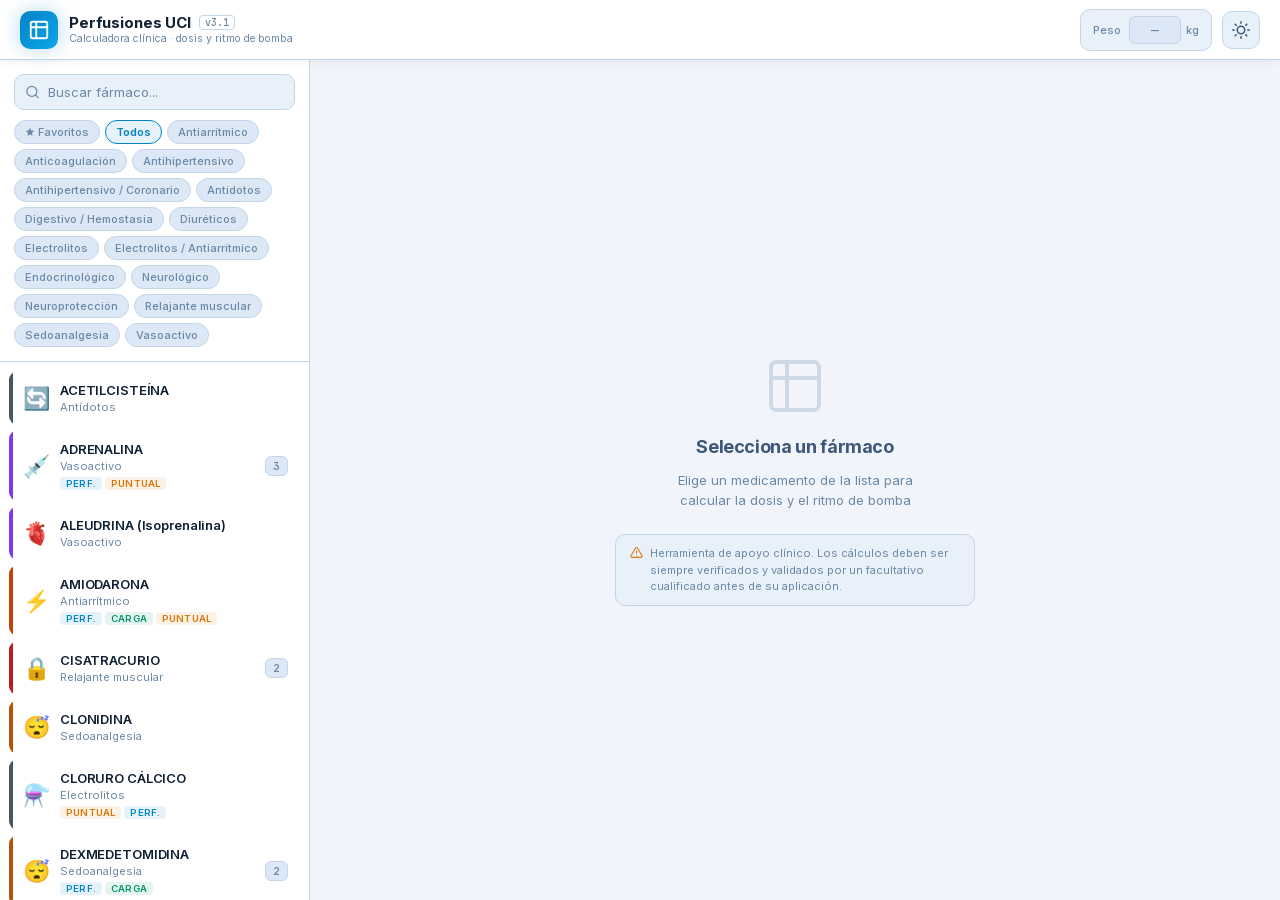
<file: index.html>
<!DOCTYPE html>
<html lang="es">
<head>
  <meta charset="UTF-8" />
  <meta name="viewport" content="width=device-width, initial-scale=1.0, maximum-scale=1.0, user-scalable=no" />
  <meta name="theme-color" content="#0f1923" id="meta-theme-color" />
  <meta name="mobile-web-app-capable" content="yes" />
  <meta name="apple-mobile-web-app-capable" content="yes" />
  <meta name="apple-mobile-web-app-status-bar-style" content="black-translucent" />
  <meta name="apple-mobile-web-app-title" content="Perfusiones UCI" />
  <meta name="description" content="Calculadora clínica de perfusiones intravenosas para UCI y Urgencias" />
  <link rel="manifest" href="manifest.json" />
  <link rel="icon" type="image/svg+xml" href="icon-192.svg" />
  <link rel="icon" type="image/png" sizes="192x192" href="icon-192.png" />
  <link rel="apple-touch-icon" sizes="180x180" href="icon-180.png" />
  <title>Perfusiones UCI · Calculadora</title>
  <link rel="stylesheet" href="styles.css" />
</head>
<body>

  <!-- HEADER -->
  <header class="app-header" id="app-header">
    <div class="header-brand">
      <div class="header-logo">
        <svg width="22" height="22" viewBox="0 0 24 24" fill="none" xmlns="http://www.w3.org/2000/svg">
          <path d="M9 3H5a2 2 0 0 0-2 2v4m6-6h10a2 2 0 0 1 2 2v4M9 3v18m0 0h10a2 2 0 0 0 2-2V9M9 21H5a2 2 0 0 1-2-2V9m0 0h18" stroke="currentColor" stroke-width="2" stroke-linecap="round" stroke-linejoin="round"/>
        </svg>
      </div>
      <div>
        <div class="header-title">Perfusiones UCI <span class="header-version" title="Versión 3.1 · 24/11/2026">v3.1</span></div>
        <div class="header-subtitle">Calculadora clínica · dosis y ritmo de bomba</div>
      </div>
    </div>

    <div class="header-actions">
      <div class="peso-widget">
        <span class="peso-label">Peso</span>
        <div class="peso-field">
          <input type="text" inputmode="decimal" id="peso-input" placeholder="—" autocomplete="off" />
          <span class="peso-kg">kg</span>
        </div>
      </div>
      <button class="btn-tema" id="btn-tema" title="Cambiar tema claro/oscuro" aria-label="Cambiar tema">
        <svg class="icon-tema icon-luna" width="18" height="18" viewBox="0 0 24 24" fill="none"><path d="M21 12.79A9 9 0 1 1 11.21 3 7 7 0 0 0 21 12.79z" stroke="currentColor" stroke-width="2" stroke-linecap="round" stroke-linejoin="round"/></svg>
        <svg class="icon-tema icon-sol" width="18" height="18" viewBox="0 0 24 24" fill="none" style="display:none"><circle cx="12" cy="12" r="5" stroke="currentColor" stroke-width="2"/><path d="M12 1v2M12 21v2M4.22 4.22l1.42 1.42M18.36 18.36l1.42 1.42M1 12h2M21 12h2M4.22 19.78l1.42-1.42M18.36 5.64l1.42-1.42" stroke="currentColor" stroke-width="2" stroke-linecap="round"/></svg>
      </button>
    </div>
  </header>

  <!-- LAYOUT PRINCIPAL -->
  <div class="app-content">

    <!-- SIDEBAR -->
    <aside class="sidebar">
      <div class="sidebar-top">
        <div class="busqueda-wrap">
          <svg class="busqueda-icono" width="15" height="15" viewBox="0 0 24 24" fill="none"><circle cx="11" cy="11" r="8" stroke="currentColor" stroke-width="2"/><path d="m21 21-4.35-4.35" stroke="currentColor" stroke-width="2" stroke-linecap="round"/></svg>
          <input type="text" id="busqueda" placeholder="Buscar fármaco..." autocomplete="off" />
        </div>
        <div id="filtros"></div>
      </div>
      <div id="lista-farmacos"></div>
    </aside>

    <!-- ÁREA CENTRAL -->
    <main class="main-area">
      <div class="empty-state">
        <div class="empty-icono">
          <svg width="64" height="64" viewBox="0 0 24 24" fill="none" opacity="0.25"><path d="M9 3H5a2 2 0 0 0-2 2v4m6-6h10a2 2 0 0 1 2 2v4M9 3v18m0 0h10a2 2 0 0 0 2-2V9M9 21H5a2 2 0 0 1-2-2V9m0 0h18" stroke="currentColor" stroke-width="1.5" stroke-linecap="round" stroke-linejoin="round"/></svg>
        </div>
        <div class="empty-title">Selecciona un fármaco</div>
        <div class="empty-sub">Elige un medicamento de la lista para calcular la dosis y el ritmo de bomba</div>
        <div class="disclaimer">
          <svg width="13" height="13" viewBox="0 0 24 24" fill="none"><path d="M10.29 3.86 1.82 18a2 2 0 0 0 1.71 3h16.94a2 2 0 0 0 1.71-3L13.71 3.86a2 2 0 0 0-3.42 0z" stroke="currentColor" stroke-width="2" stroke-linecap="round" stroke-linejoin="round"/><line x1="12" y1="9" x2="12" y2="13" stroke="currentColor" stroke-width="2" stroke-linecap="round"/><line x1="12" y1="17" x2="12.01" y2="17" stroke="currentColor" stroke-width="2" stroke-linecap="round"/></svg>
          <span>Herramienta de apoyo clínico. Los cálculos deben ser siempre verificados y validados por un facultativo cualificado antes de su aplicación.</span>
        </div>
      </div>
    </main>

  </div>

  <!-- OVERLAY (móvil) -->
  <div id="panel-overlay"></div>

  <!-- PANEL DE DETALLE -->
  <aside id="panel-detalle">

    <div class="panel-header">
      <div class="panel-header-top">
        <span class="panel-farm-icono" id="panel-icono">💊</span>
        <div class="panel-farm-info">
          <span class="panel-farm-titulo" id="panel-titulo">—</span>
          <span class="panel-farm-cat" id="panel-categoria"></span>
        </div>
        <button class="btn-favorito" id="btn-favorito" title="Añadir a favoritos" aria-label="Marcar como favorito">
          <svg width="16" height="16" viewBox="0 0 24 24" fill="none"><path d="M12 2l3.09 6.26L22 9.27l-5 4.87 1.18 6.88L12 17.77l-6.18 3.25L7 14.14 2 9.27l6.91-1.01L12 2z" stroke="currentColor" stroke-width="2" stroke-linecap="round" stroke-linejoin="round"/></svg>
        </button>
        <button class="btn-cerrar" id="btn-cerrar" title="Cerrar panel" aria-label="Cerrar" onclick="cerrarPanel()">
          <svg width="18" height="18" viewBox="0 0 24 24" fill="none"><path d="M18 6 6 18M6 6l12 12" stroke="currentColor" stroke-width="2" stroke-linecap="round"/></svg>
        </button>
      </div>

      <!-- Selector modo de administración (solo si el fármaco tiene >1 modo) -->
      <div class="admin-modos-wrap" id="admin-modo-cont" style="display:none;"></div>

      <!-- Tabs de presentaciones -->
      <div id="tabs-presentaciones" style="display:none;"></div>
    </div>

    <div class="panel-body">

      <!-- Peso del paciente (solo visible en móvil) -->
      <div class="peso-panel" id="peso-panel">
        <div class="peso-panel-label">
          <svg width="14" height="14" viewBox="0 0 24 24" fill="none"><path d="M12 2C6.48 2 2 6.48 2 12s4.48 10 10 10 10-4.48 10-10S17.52 2 12 2zm0 3c1.66 0 3 1.34 3 3s-1.34 3-3 3-3-1.34-3-3 1.34-3 3-3zm0 14.2c-2.5 0-4.71-1.28-6-3.22.03-1.99 4-3.08 6-3.08 1.99 0 5.97 1.09 6 3.08-1.29 1.94-3.5 3.22-6 3.22z" fill="currentColor"/></svg>
          Peso
        </div>
        <div class="peso-field">
          <input type="text" inputmode="decimal" id="peso-panel-input" placeholder="—" autocomplete="off" />
          <span class="peso-kg">kg</span>
        </div>
        <span class="peso-badge" id="peso-panel-badge">—</span>
      </div>

      <!-- Aviso peso necesario -->
      <div class="aviso-peso" id="aviso-peso" style="display:none;">
        <svg width="16" height="16" viewBox="0 0 24 24" fill="none"><path d="M10.29 3.86 1.82 18a2 2 0 0 0 1.71 3h16.94a2 2 0 0 0 1.71-3L13.71 3.86a2 2 0 0 0-3.42 0z" stroke="currentColor" stroke-width="2" stroke-linecap="round" stroke-linejoin="round"/><line x1="12" y1="9" x2="12" y2="13" stroke="currentColor" stroke-width="2" stroke-linecap="round"/><line x1="12" y1="17" x2="12.01" y2="17" stroke="currentColor" stroke-width="2" stroke-linecap="round"/></svg>
        <span>Introduce el peso del paciente para calcular la dosis</span>
      </div>

      <!-- Tarjeta de Dosis de Carga -->
      <div class="carga-box" id="carga-box" style="display:none;"></div>

      <!-- Tarjeta de Dosis Puntual -->
      <div class="puntual-box" id="puntual-box" style="display:none;"></div>

      <!-- Sección calculadora (perfusion / carga+mant) -->
      <div class="calculadora-section" id="calculadora-section">

        <!-- Modo de cálculo -->
        <div class="modo-calc-wrap">
          <div class="modo-selector">
            <button class="btn-modo modo--activo" id="btn-modo-dosis">Dosis → ml/h</button>
            <button class="btn-modo" id="btn-modo-ml">ml/h → Dosis</button>
          </div>
        </div>

        <!-- Input de valor -->
        <div class="calc-wrap">
          <div class="calc-label" id="label-input">Dosis deseada</div>
          <div class="calc-field">
            <input type="text" inputmode="decimal" id="valor-input" placeholder="0" autocomplete="off" />
            <span class="calc-unit" id="unit-input">—</span>
          </div>
        </div>

        <!-- Botones -->
        <div class="botones-accion">
          <button class="btn-calcular" id="btn-calcular">Calcular</button>
          <button class="btn-limpiar" id="btn-limpiar">↺</button>
        </div>

      </div>

      <!-- Resultado -->
      <div class="resultado-box resultado-box--vacio" id="resultado-box"></div>

      <!-- Detalles de la dilución (colapsable) -->
      <div class="info-collapse" id="info-collapse">
        <button class="btn-info-toggle" id="btn-info-toggle" type="button">
          <span>Detalles de la dilución</span>
          <svg class="toggle-chevron" width="12" height="12" viewBox="0 0 24 24" fill="none"><path d="m6 9 6 6 6-6" stroke="currentColor" stroke-width="2" stroke-linecap="round" stroke-linejoin="round"/></svg>
        </button>
        <div class="info-grid" id="info-grid">
          <div class="info-item">
            <div class="info-label">Suero / Vehículo</div>
            <div class="info-val" id="pres-suero">—</div>
          </div>
          <div class="info-item">
            <div class="info-label">Dosis estándar</div>
            <div class="info-val" id="pres-dosis">—</div>
          </div>
          <div class="info-item">
            <div class="info-label">Volumen total</div>
            <div class="info-val" id="pres-vol">—</div>
          </div>
          <div class="info-item">
            <div class="info-label">Concentración</div>
            <div class="info-val info-val--cyan" id="pres-conc">—</div>
          </div>
          <div class="info-item info-item--full">
            <div class="info-label">Rango de dosis recomendado</div>
            <div class="info-val info-val--rango" id="pres-rango">—</div>
          </div>
        </div>
      </div>

      <!-- Información clínica -->
      <div class="clinica-section" id="clinica-section" style="display:none;">
        <button class="btn-clinica-toggle" id="btn-clinica-toggle" type="button">
          <span class="clinica-toggle-left">
            <svg width="14" height="14" viewBox="0 0 24 24" fill="none"><path d="M9 12h6m-6 4h6m2 5H7a2 2 0 0 1-2-2V5a2 2 0 0 1 2-2h5.586a1 1 0 0 1 .707.293l5.414 5.414a1 1 0 0 1 .293.707V19a2 2 0 0 1-2 2z" stroke="currentColor" stroke-width="2" stroke-linecap="round" stroke-linejoin="round"/></svg>
            <span>Información clínica</span>
          </span>
          <svg class="toggle-chevron" id="clinica-chevron" width="12" height="12" viewBox="0 0 24 24" fill="none"><path d="m6 9 6 6 6-6" stroke="currentColor" stroke-width="2" stroke-linecap="round" stroke-linejoin="round"/></svg>
        </button>
        <div class="clinica-body" id="clinica-body" style="display:none;">
          <div class="clinica-tabs" id="clinica-tabs">
            <button class="clinica-tab clinica-tab--ok clinica-tab--activa" data-tab="indicaciones">Indicaciones</button>
            <button class="clinica-tab clinica-tab--warn" data-tab="precauciones">Precauciones</button>
            <button class="clinica-tab clinica-tab--danger" data-tab="contraindicaciones">Contraindicaciones</button>
          </div>
          <div class="clinica-contenido" id="clinica-contenido"></div>
          <div class="clinica-disclaimer">
            <svg width="12" height="12" viewBox="0 0 24 24" fill="none"><circle cx="12" cy="12" r="10" stroke="currentColor" stroke-width="2"/><path d="M12 8v4m0 4h.01" stroke="currentColor" stroke-width="2" stroke-linecap="round"/></svg>
            Información de referencia. Verificar siempre con protocolos locales.
          </div>
        </div>
      </div>

    </div>
  </aside>

  <div id="toast-container" class="toast-container"></div>

  <script src="farmacos.js"></script>
  <script src="app.js"></script>
</body>
</html>
</file>
<file: styles.css>
/* ============================================================
   styles.css — Calculadora de Perfusiones UCI · V3
   ============================================================ */

/* Fuentes locales (subconjunto latino de Google Fonts, licencia OFL en fonts/) para que funcionen sin conexión */
@font-face {
  font-family: 'Inter';
  font-style: normal;
  font-weight: 300 700;
  font-display: swap;
  src: url('fonts/inter-latin.woff2') format('woff2');
  unicode-range: U+0000-00FF, U+0131, U+0152-0153, U+02BB-02BC, U+02C6, U+02DA, U+02DC, U+0304, U+0308, U+0329, U+2000-206F, U+20AC, U+2122, U+2191, U+2193, U+2212, U+2215, U+FEFF, U+FFFD;
}
@font-face {
  font-family: 'JetBrains Mono';
  font-style: normal;
  font-weight: 400 700;
  font-display: swap;
  src: url('fonts/jetbrains-mono-latin.woff2') format('woff2');
  unicode-range: U+0000-00FF, U+0131, U+0152-0153, U+02BB-02BC, U+02C6, U+02DA, U+02DC, U+0304, U+0308, U+0329, U+2000-206F, U+20AC, U+2122, U+2191, U+2193, U+2212, U+2215, U+FEFF, U+FFFD;
}

/* ── Variables — Modo OSCURO (por defecto) ──────────────── */
:root {
  --bg:          #0f1923;
  --bg-2:        #162130;
  --bg-3:        #1c2d42;
  --bg-4:        #22364f;
  --border:      #2a3f5f;
  --border-lite: #3a5578;

  --cyan:        #38bdf8;
  --cyan-dim:    rgba(56, 189, 248, 0.12);
  --cyan-glow:   rgba(56, 189, 248, 0.3);

  --green:       #34d399;
  --green-dim:   rgba(52, 211, 153, 0.12);
  --amber:       #fbbf24;
  --amber-dim:   rgba(251, 191, 36, 0.12);
  --red:         #f87171;
  --red-dim:     rgba(248, 113, 113, 0.12);

  --text-1:      #e2eaf4;
  --text-2:      #8ba6c4;
  --text-3:      #4d6985;

  --radius:      10px;
  --radius-lg:   16px;
  --radius-xl:   20px;

  --font:        'Inter', sans-serif;
  --mono:        'JetBrains Mono', monospace;
  --shadow:      0 8px 32px rgba(0, 0, 0, 0.5);
  --shadow-sm:   0 2px 8px rgba(0, 0, 0, 0.3);

  --iso-violet:  #a855f7;
  --iso-yellow:  #eab308;
  --iso-blue:    #3b82f6;
  --iso-red:     #ef4444;
  --iso-green:   #22c55e;
  --iso-orange:  #f97316;
  --iso-neutral: #64748b;

  --safe-zone:   #34d399;
  --soft-stop:   #fbbf24;
  --hard-stop:   #f87171;

  --panel-w:     430px;
  --header-h:    60px;
}

/* ── Variables — Modo CLARO ─────────────────────────────── */
:root.modo-claro {
  --bg:          #f1f5fb;
  --bg-2:        #ffffff;
  --bg-3:        #e8f0fa;
  --bg-4:        #dce8f5;
  --border:      #c4d5e8;
  --border-lite: #a8c4df;

  --cyan:        #0284c7;
  --cyan-dim:    rgba(2, 132, 199, 0.1);
  --cyan-glow:   rgba(2, 132, 199, 0.3);

  --green:       #059669;
  --green-dim:   rgba(5, 150, 105, 0.1);
  --amber:       #d97706;
  --amber-dim:   rgba(217, 119, 6, 0.1);
  --red:         #dc2626;
  --red-dim:     rgba(220, 38, 38, 0.08);

  --text-1:      #0f2035;
  --text-2:      #3d5878;
  --text-3:      #6b88a6;

  --shadow:      0 8px 32px rgba(0, 0, 0, 0.12);
  --shadow-sm:   0 2px 8px rgba(0, 0, 0, 0.06);

  --iso-violet:  #7c3aed;
  --iso-yellow:  #b45309;
  --iso-blue:    #1d4ed8;
  --iso-red:     #b91c1c;
  --iso-green:   #15803d;
  --iso-orange:  #c2410c;
  --iso-neutral: #475569;

  --safe-zone:   #059669;
  --soft-stop:   #d97706;
  --hard-stop:   #dc2626;
}

/* ── Reset ─────────────────────────────────────────────── */
*, *::before, *::after { box-sizing: border-box; margin: 0; padding: 0; }
html { height: 100%; }
body {
  font-family: var(--font);
  background: var(--bg);
  color: var(--text-1);
  min-height: 100%;
  overflow-x: hidden;

}

/* ── Transiciones de tema ──────────────────────────────── */
body, .app-header, .sidebar, #panel-detalle, .farm-card,
.info-item, .peso-widget, .peso-panel, .modo-selector, .calc-field,
.resultado-box, .chip, .tab-pres, .btn-limpiar, .btn-admin-modo,
.dosis-especial-box, .clinica-section {
  transition: background 0.25s ease, border-color 0.25s ease, color 0.25s ease;
}

/* ── Header ────────────────────────────────────────────── */
.app-header {
  background: var(--bg-2);
  border-bottom: 1px solid var(--border);
  padding: 0 20px;
  display: flex;
  align-items: center;
  justify-content: space-between;
  gap: 12px;
  height: var(--header-h);
  position: sticky;
  top: 0;
  z-index: 100;
  box-shadow: var(--shadow-sm);
}

.header-brand {
  display: flex;
  align-items: center;
  gap: 11px;
  flex: 1;
  min-width: 0;
}

.header-logo {
  width: 38px; height: 38px;
  background: linear-gradient(135deg, var(--cyan) 0%, #0ea5e9 100%);
  border-radius: 10px;
  display: flex; align-items: center; justify-content: center;
  color: #fff;
  flex-shrink: 0;
  box-shadow: 0 0 20px var(--cyan-glow);
}

.header-title {
  font-size: 15px;
  font-weight: 700;
  color: var(--text-1);
  letter-spacing: -0.01em;
  line-height: 1.2;
  white-space: nowrap;
  overflow: hidden;
  text-overflow: ellipsis;
}
.header-version {
  font-family: var(--mono);
  font-size: 10px;
  font-weight: 500;
  color: var(--text-3);
  border: 1px solid var(--border);
  border-radius: 4px;
  padding: 0 5px;
  margin-left: 4px;
  vertical-align: 2px;
  letter-spacing: 0;
}

.header-subtitle {
  font-size: 10.5px;
  color: var(--text-3);
  font-weight: 400;
  white-space: nowrap;
}

.header-actions {
  display: flex;
  align-items: center;
  gap: 10px;
  flex-shrink: 0;
}

/* ── Widget de peso (header) ────────────────────────────── */
.peso-widget {
  display: flex;
  align-items: center;
  gap: 8px;
  background: var(--bg-3);
  border: 1px solid var(--border);
  border-radius: var(--radius);
  padding: 6px 12px;
}
.peso-label {
  font-size: 11px;
  color: var(--text-3);
  font-weight: 500;
  white-space: nowrap;
}
.peso-field {
  display: flex;
  align-items: center;
  gap: 5px;
}
.peso-field input {
  width: 52px;
  background: var(--bg-4);
  border: 1px solid var(--border);
  border-radius: 6px;
  color: var(--text-1);
  font-family: var(--mono);
  font-size: 14px;
  font-weight: 600;
  padding: 4px 6px;
  text-align: center;
  outline: none;
  transition: border-color 0.2s;
}
.peso-field input:focus { border-color: var(--cyan); }
.peso-field input::placeholder { color: var(--text-3); font-weight: 400; }
.peso-kg {
  font-size: 11px;
  color: var(--text-3);
  font-weight: 500;
}
.peso-badge {
  font-family: var(--mono);
  font-size: 12px;
  font-weight: 600;
  padding: 3px 9px;
  border-radius: 20px;
  background: var(--bg-4);
  color: var(--text-3);
  border: 1px solid var(--border);
  white-space: nowrap;
}
.peso-badge--ok {
  color: var(--cyan);
  border-color: var(--cyan-dim);
  background: var(--cyan-dim);
}

/* ── Botón tema ─────────────────────────────────────────── */
.btn-tema {
  background: var(--bg-3);
  border: 1px solid var(--border);
  border-radius: var(--radius);
  color: var(--text-2);
  width: 38px; height: 38px;
  display: flex; align-items: center; justify-content: center;
  cursor: pointer;
  transition: all 0.2s;
  flex-shrink: 0;
}
.btn-tema:hover {
  border-color: var(--cyan);
  color: var(--cyan);
  background: var(--cyan-dim);
}

/* ── Layout principal ──────────────────────────────────── */
.app-content {
  display: grid;
  grid-template-columns: 310px 1fr;
  height: calc(100vh - var(--header-h));
  overflow: hidden;
}

/* ── Sidebar ───────────────────────────────────────────── */
.sidebar {
  background: var(--bg-2);
  border-right: 1px solid var(--border);
  display: flex;
  flex-direction: column;
  overflow: hidden;
}

.sidebar-top {
  padding: 14px;
  border-bottom: 1px solid var(--border);
  display: flex;
  flex-direction: column;
  gap: 10px;
  flex-shrink: 0;
}

/* Buscador */
.busqueda-wrap { position: relative; }
.busqueda-icono {
  position: absolute;
  left: 11px; top: 50%;
  transform: translateY(-50%);
  color: var(--text-3);
  pointer-events: none;
}
#busqueda {
  width: 100%;
  background: var(--bg-3);
  border: 1px solid var(--border);
  border-radius: var(--radius);
  color: var(--text-1);
  font-family: var(--font);
  font-size: 13px;
  padding: 9px 12px 9px 33px;
  outline: none;
  transition: border-color 0.2s, background 0.2s;
}
#busqueda:focus { border-color: var(--cyan); background: var(--bg-4); }
#busqueda::placeholder { color: var(--text-3); }

/* Chips de filtro */
#filtros {
  display: flex;
  flex-wrap: wrap;
  gap: 5px;
}
.chip {
  background: var(--bg-4);
  border: 1px solid var(--border);
  border-radius: 20px;
  color: var(--text-3);
  font-size: 11px;
  font-family: var(--font);
  font-weight: 500;
  padding: 4px 10px;
  cursor: pointer;
  transition: all 0.15s;
  white-space: nowrap;
}
.chip:hover  { border-color: var(--cyan); color: var(--cyan); }
.chip--activo {
  background: var(--cyan-dim);
  border-color: var(--cyan);
  color: var(--cyan);
  font-weight: 600;
}
.chip--fav:hover { border-color: var(--amber); color: var(--amber); }
.chip--fav.chip--activo {
  background: rgba(251,191,36,0.12);
  border-color: var(--amber);
  color: var(--amber);
}

/* ── Lista de fármacos ─────────────────────────────────── */
#lista-farmacos {
  flex: 1;
  min-height: 0;
  overflow-y: auto;
  padding: 8px;
  scrollbar-width: thin;
  scrollbar-color: var(--border) transparent;
}

.farm-card {
  position: relative;
  display: flex;
  align-items: center;
  gap: 10px;
  padding: 11px 12px 11px 14px;
  border-radius: var(--radius);
  cursor: pointer;
  border: 1px solid transparent;
  margin-bottom: 3px;
  overflow: hidden;
  transition: all 0.15s;
}

.farm-iso-strip {
  position: absolute;
  left: 0; top: 0; bottom: 0;
  width: 4px;
  background: var(--card-iso-color, var(--border));
  border-radius: 2px 0 0 2px;
}

.farm-card:hover {
  background: var(--bg-3);
  border-color: var(--border);
}
.farm-card--activa {
  background: var(--cyan-dim);
  border-color: var(--cyan);
}
.farm-card--activa .farm-nombre { color: var(--cyan); }

.farm-icono { font-size: 22px; flex-shrink: 0; line-height: 1; }
.farm-info  { flex: 1; min-width: 0; }
.farm-nombre {
  display: block;
  font-size: 13px;
  font-weight: 600;
  color: var(--text-1);
  white-space: nowrap;
  overflow: hidden;
  text-overflow: ellipsis;
  letter-spacing: -0.01em;
}
.farm-cat {
  display: block;
  font-size: 11px;
  color: var(--text-3);
  margin-top: 2px;
}
.farm-modos {
  display: flex;
  flex-wrap: wrap;
  gap: 3px;
  margin-top: 4px;
}
.farm-modo-badge {
  font-size: 9.5px;
  font-weight: 600;
  padding: 1px 6px;
  border-radius: 4px;
  letter-spacing: 0.02em;
  text-transform: uppercase;
}
.farm-modo-badge--perfusion            { background: var(--cyan-dim);  color: var(--cyan); }
.farm-modo-badge--puntual              { background: var(--amber-dim); color: var(--amber); }
.farm-modo-badge--carga_mantenimiento  { background: var(--green-dim); color: var(--green); }

.farm-pres-n {
  font-size: 11px;
  font-family: var(--mono);
  font-weight: 600;
  color: var(--text-3);
  background: var(--bg-4);
  border: 1px solid var(--border);
  border-radius: 6px;
  padding: 2px 7px;
  flex-shrink: 0;
}
.farm-card-right {
  display: flex;
  flex-direction: column;
  align-items: flex-end;
  gap: 4px;
  flex-shrink: 0;
}
.farm-estrella {
  font-size: 14px;
  color: var(--amber);
  line-height: 1;
}
.sin-resultados {
  text-align: center;
  color: var(--text-3);
  font-size: 13px;
  padding: 40px 16px;
}

/* ── Empty state ───────────────────────────────────────── */
.main-area {
  position: relative;
  display: flex;
  flex-direction: column;
  overflow: hidden;
}
.empty-state {
  flex: 1;
  display: flex;
  flex-direction: column;
  align-items: center;
  justify-content: center;
  gap: 14px;
  color: var(--text-3);
  padding: 40px 24px;
}
.empty-icono { color: var(--text-3); }
.empty-title {
  font-size: 18px;
  font-weight: 700;
  color: var(--text-2);
  letter-spacing: -0.02em;
}
.empty-sub { font-size: 13px; text-align: center; line-height: 1.5; max-width: 260px; }

/* ── Overlay ───────────────────────────────────────────── */
#panel-overlay {
  display: none;
  position: fixed;
  inset: 0;
  background: rgba(0, 0, 0, 0.5);
  backdrop-filter: blur(2px);
  z-index: 50;
}
#panel-overlay.visible { display: block; }

/* ── Panel de detalle ──────────────────────────────────── */
#panel-detalle {
  position: fixed;
  top: var(--header-h); right: 0; bottom: 0;
  width: var(--panel-w);
  background: var(--bg-2);
  border-left: 1px solid var(--border);
  transform: translateX(100%);
  transition: transform 0.3s cubic-bezier(.4, 0, .2, 1);
  z-index: 60;
  display: flex;
  flex-direction: column;
  overflow: hidden;
}
#panel-detalle.abierto { transform: translateX(0); }

.app-content.con-panel .empty-state { display: none; }

@media (min-width: 641px) {
  /* Panel fills entire main area — no gap between sidebar and panel */
  #panel-detalle { width: calc(100vw - 310px); }
  .app-content.con-panel .main-area { margin-right: 0; }
}
@media (max-width: 900px) and (min-width: 641px) {
  /* Tablet: sidebar is 250px wide */
  #panel-detalle { width: calc(100vw - 250px); }
}

/* ── Cabecera del panel ─────────────────────────────────── */
.panel-header {
  padding: 18px 18px 14px;
  border-bottom: 1px solid var(--border);
  background: var(--bg-3);
  flex-shrink: 0;
}

.panel-header-top {
  display: flex;
  align-items: flex-start;
  gap: 12px;
  margin-bottom: 6px;
}

.panel-farm-icono {
  font-size: 32px;
  line-height: 1;
  flex-shrink: 0;
}

.panel-farm-info {
  flex: 1;
  min-width: 0;
  display: flex;
  flex-direction: column;
  gap: 3px;
}

.panel-farm-titulo {
  font-size: 17px;
  font-weight: 700;
  color: var(--text-1);
  letter-spacing: -0.02em;
  line-height: 1.2;
}

.panel-farm-cat {
  font-size: 11px;
  font-weight: 600;
  letter-spacing: 0.05em;
  text-transform: uppercase;
}

.btn-cerrar {
  background: var(--bg-4);
  border: 1px solid var(--border);
  border-radius: 8px;
  color: var(--text-3);
  width: 32px; height: 32px;
  display: flex; align-items: center; justify-content: center;
  cursor: pointer;
  transition: all 0.15s;
  flex-shrink: 0;
}
.btn-cerrar:hover { background: var(--red-dim); border-color: var(--red); color: var(--red); }

.btn-favorito {
  background: var(--bg-4);
  border: 1px solid var(--border);
  border-radius: 8px;
  color: var(--text-3);
  width: 32px; height: 32px;
  display: flex; align-items: center; justify-content: center;
  cursor: pointer;
  transition: all 0.15s;
  flex-shrink: 0;
}
.btn-favorito:hover { background: rgba(251,191,36,0.12); border-color: var(--amber); color: var(--amber); }
.btn-favorito--activo {
  background: rgba(251,191,36,0.14);
  border-color: var(--amber);
  color: var(--amber);
}
.btn-favorito--activo svg path { fill: var(--amber); stroke: var(--amber); }

/* ── Selector modo de administración ────────────────────── */
.admin-modos-wrap {
  flex-direction: row;
  flex-wrap: wrap;
  gap: 5px;
  margin-top: 10px;
  padding: 4px;
  background: var(--bg-4);
  border: 1px solid var(--border);
  border-radius: var(--radius);
}

.btn-admin-modo {
  flex: 1;
  min-width: 0;
  background: none;
  border: none;
  border-radius: 7px;
  color: var(--text-2);
  font-family: var(--font);
  font-size: 12px;
  font-weight: 500;
  padding: 8px 10px;
  cursor: pointer;
  transition: all 0.15s;
  text-align: center;
  white-space: nowrap;
}
.btn-admin-modo:hover { color: var(--text-1); background: var(--bg-3); }
.admin-modo--activo {
  background: var(--bg-2) !important;
  color: var(--cyan) !important;
  font-weight: 700;
  box-shadow: var(--shadow-sm);
}

/* ── Tabs de presentaciones ─────────────────────────────── */
#tabs-presentaciones {
  flex-wrap: wrap;
  gap: 5px;
  margin-top: 10px;
}

.tab-pres {
  background: var(--bg-4);
  border: 1px solid var(--border);
  border-radius: 7px;
  color: var(--text-2);
  font-size: 11px;
  font-family: var(--font);
  font-weight: 500;
  padding: 5px 10px;
  cursor: pointer;
  transition: all 0.15s;
}
.tab-pres:hover { border-color: var(--cyan); color: var(--cyan); }
.tab-pres--activa {
  background: var(--cyan-dim);
  border-color: var(--cyan);
  color: var(--cyan);
  font-weight: 600;
}

/* ── Cuerpo del panel ──────────────────────────────────── */
.panel-body {
  flex: 1;
  overflow-y: auto;
  padding: 16px 18px;
  display: flex;
  flex-direction: column;
  gap: 14px;
  scrollbar-width: thin;
  scrollbar-color: var(--border) transparent;
}
.panel-body > * { flex-shrink: 0; }

/* ── Widget peso en panel (móvil) ───────────────────────── */
.peso-panel {
  display: none;
  align-items: center;
  gap: 10px;
  background: var(--bg-3);
  border: 1px solid var(--border);
  border-radius: var(--radius);
  padding: 11px 14px;
}
.peso-panel-label {
  display: flex;
  align-items: center;
  gap: 6px;
  font-size: 12px;
  color: var(--text-2);
  font-weight: 500;
  white-space: nowrap;
}
.peso-panel .peso-field { margin-left: auto; }
.peso-panel .peso-field input {
  width: 68px;
  font-size: 16px;
  padding: 6px 8px;
  font-weight: 700;
}

/* ── Aviso peso ─────────────────────────────────────────── */
.aviso-peso {
  display: flex;
  align-items: center;
  gap: 8px;
  background: var(--amber-dim);
  border: 1px solid rgba(251, 191, 36, 0.3);
  border-radius: var(--radius);
  padding: 10px 12px;
  font-size: 12px;
  color: var(--amber);
  font-weight: 500;
}

/* ── Sección calculadora ────────────────────────────────── */
.calculadora-section {
  flex-direction: column;
  gap: 12px;
}

/* ── Selector modo de cálculo ───────────────────────────── */
.modo-selector {
  display: flex;
  background: var(--bg-3);
  border: 1px solid var(--border);
  border-radius: var(--radius);
  overflow: hidden;
  padding: 3px;
  gap: 3px;
}
.btn-modo {
  flex: 1;
  background: none;
  border: none;
  border-radius: 7px;
  color: var(--text-3);
  font-family: var(--font);
  font-size: 12px;
  font-weight: 500;
  padding: 8px 4px;
  cursor: pointer;
  transition: all 0.15s;
  text-align: center;
}
.btn-modo:hover { color: var(--text-1); }
.modo--activo {
  background: var(--bg-2);
  color: var(--cyan) !important;
  font-weight: 700;
  box-shadow: var(--shadow-sm);
}

/* ── Input de cálculo ───────────────────────────────────── */
.calc-wrap {
  display: flex;
  flex-direction: column;
  gap: 6px;
}
.calc-label {
  font-size: 11px;
  color: var(--text-2);
  font-weight: 600;
  text-transform: uppercase;
  letter-spacing: 0.06em;
}
.calc-field {
  display: flex;
  align-items: center;
  background: var(--bg-3);
  border: 1.5px solid var(--border);
  border-radius: var(--radius);
  overflow: hidden;
  transition: border-color 0.2s;
}
.calc-field:focus-within { border-color: var(--cyan); }
#valor-input {
  flex: 1;
  background: none;
  border: none;
  color: var(--text-1);
  font-family: var(--mono);
  font-size: 22px;
  font-weight: 600;
  padding: 14px 16px;
  outline: none;
}
#valor-input::placeholder { color: var(--text-3); font-size: 16px; font-weight: 400; }
.calc-unit {
  font-size: 11.5px;
  color: var(--text-3);
  font-family: var(--mono);
  padding: 0 14px;
  white-space: nowrap;
  border-left: 1px solid var(--border);
  font-weight: 500;
}

/* ── Botones de acción ──────────────────────────────────── */
.botones-accion {
  display: flex;
  gap: 8px;
}
.btn-calcular {
  flex: 1;
  background: linear-gradient(135deg, var(--cyan) 0%, #0ea5e9 100%);
  border: none;
  border-radius: var(--radius);
  color: #fff;
  font-family: var(--font);
  font-size: 14px;
  font-weight: 700;
  padding: 14px;
  cursor: pointer;
  transition: all 0.2s;
  letter-spacing: 0.01em;
  box-shadow: 0 2px 12px var(--cyan-glow);
}
.btn-calcular:hover {
  filter: brightness(1.08);
  box-shadow: 0 4px 20px var(--cyan-glow);
  transform: translateY(-1px);
}
.btn-calcular:active { transform: translateY(0); }

.btn-limpiar {
  background: var(--bg-3);
  border: 1.5px solid var(--border);
  border-radius: var(--radius);
  color: var(--text-2);
  font-family: var(--font);
  font-size: 18px;
  width: 50px;
  cursor: pointer;
  transition: all 0.15s;
  display: flex; align-items: center; justify-content: center;
}
.btn-limpiar:hover { border-color: var(--border-lite); color: var(--text-1); }

/* ── Resultado ──────────────────────────────────────────── */
.resultado-box {
  border-radius: var(--radius-lg);
  overflow: hidden;
}
.resultado-box--vacio { display: none; }
.resultado-box--ok     { background: var(--bg-3); border: 1.5px solid var(--safe-zone); }
.resultado-box--alerta { background: var(--bg-3); border: 1.5px solid var(--soft-stop); box-shadow: 0 0 20px rgba(251,191,36,0.1); }
.resultado-box--error  { background: var(--red-dim); border: 1.5px solid var(--hard-stop); }

.res-principal {
  display: flex;
  align-items: stretch;
}
.res-item {
  flex: 1;
  padding: 20px 14px;
  display: flex;
  flex-direction: column;
  align-items: center;
  text-align: center;
  gap: 4px;
}
.res-item--grande { background: rgba(56, 189, 248, 0.05); flex: 1.3; }
.res-divider      { width: 1px; background: var(--border); align-self: stretch; }
.res-label {
  font-size: 9.5px;
  color: var(--text-3);
  text-transform: uppercase;
  letter-spacing: 0.09em;
  font-weight: 600;
}
.res-valor {
  font-family: var(--mono);
  font-size: 30px;
  font-weight: 700;
  color: var(--cyan);
  line-height: 1;
  letter-spacing: -0.02em;
}
.res-item--grande .res-valor { font-size: 42px; }
.res-unit {
  font-size: 12px;
  color: var(--text-2);
  font-family: var(--mono);
}

.alerta-peligro { color: var(--hard-stop) !important; }
.alerta-alto    { color: var(--soft-stop) !important; }
.alerta-bajo    { color: var(--amber) !important; }

.res-alerta {
  display: flex;
  align-items: flex-start;
  gap: 8px;
  padding: 10px 14px;
  font-size: 12px;
  line-height: 1.45;
  border-top: 1px solid var(--border);
}
.res-alerta--peligro { background: var(--red-dim); color: var(--hard-stop); }
.res-alerta--alto    { background: var(--amber-dim); color: var(--amber); }
.res-alerta--bajo    { background: rgba(56,189,248,0.06); color: var(--cyan); }
.res-alerta-ico      { font-size: 14px; flex-shrink: 0; }

.res-extras {
  display: flex;
  border-top: 1px solid var(--border);
}
.res-extra-item {
  flex: 1;
  padding: 10px 10px;
  border-right: 1px solid var(--border);
  display: flex;
  flex-direction: column;
  gap: 3px;
  align-items: center;
  text-align: center;
}
.res-extra-item:last-child { border-right: none; }
.res-extra-label { font-size: 10px; color: var(--text-3); }
.res-extra-val   { font-family: var(--mono); font-size: 12px; color: var(--text-1); font-weight: 600; }

.res-error {
  display: flex;
  align-items: center;
  gap: 10px;
  padding: 16px;
  color: var(--hard-stop);
  font-size: 13px;
  font-weight: 500;
}

/* ── Tarjetas dosis especial (carga / puntual) ──────────── */
.dosis-especial-box {
  border-radius: var(--radius-lg);
  border: 1.5px solid;
  overflow: hidden;
  padding: 0;
}
.dosis-especial-box--carga {
  border-color: var(--green);
  background: var(--green-dim);
}
.dosis-especial-box--puntual {
  border-color: var(--amber);
  background: var(--amber-dim);
}

.dosis-especial-header {
  display: flex;
  align-items: center;
  flex-wrap: wrap;
  gap: 6px;
  padding: 12px 16px 10px;
  border-bottom: 1px solid var(--border);
}
.dosis-especial-box--carga  .dosis-especial-header { color: var(--green); }
.dosis-especial-box--puntual .dosis-especial-header { color: var(--amber); }
.dosis-especial-header > span:first-of-type {
  font-size: 12px;
  font-weight: 700;
  text-transform: uppercase;
  letter-spacing: 0.06em;
}
.dosis-especial-desc {
  font-size: 11px;
  font-weight: 400 !important;
  color: var(--text-2) !important;
  text-transform: none !important;
  letter-spacing: 0 !important;
  flex: 1;
  line-height: 1.3;
}

.dosis-especial-aviso {
  margin: 10px 16px 0;
  padding: 7px 10px;
  background: var(--amber-dim);
  border: 1px solid rgba(251,191,36,0.3);
  border-radius: 7px;
  font-size: 11.5px;
  color: var(--amber);
}

.dosis-especial-resultado {
  padding: 16px 16px 12px;
  display: flex;
  flex-direction: column;
  align-items: center;
  gap: 4px;
}
.dosis-especial-val {
  font-family: var(--mono);
  font-size: 38px;
  font-weight: 700;
  letter-spacing: -0.03em;
  line-height: 1;
}
.dosis-especial-box--carga  .dosis-especial-val { color: var(--green); }
.dosis-especial-box--puntual .dosis-especial-val { color: var(--amber); }

.dosis-especial-calc {
  font-size: 11px;
  color: var(--text-3);
  font-family: var(--mono);
}

.dosis-especial-detalles {
  display: flex;
  flex-wrap: wrap;
  gap: 0;
  border-top: 1px solid var(--border);
}
.dosis-det-item {
  flex: 1;
  min-width: 50%;
  padding: 9px 14px;
  display: flex;
  flex-direction: column;
  gap: 2px;
}
.dosis-det-item--full { min-width: 100%; }
.dosis-det-label {
  font-size: 9.5px;
  color: var(--text-3);
  text-transform: uppercase;
  letter-spacing: 0.07em;
  font-weight: 600;
}
.dosis-det-val {
  font-size: 12.5px;
  color: var(--text-1);
  font-weight: 500;
  line-height: 1.35;
}

.dosis-especial-nota {
  padding: 9px 14px 11px;
  border-top: 1px solid var(--border);
  font-size: 11.5px;
  color: var(--text-2);
  line-height: 1.45;
}

.sin-puntual {
  padding: 16px;
  font-size: 12.5px;
  color: var(--text-3);
  text-align: center;
}

/* ── Info colapsable (dilución) ─────────────────────────── */
.info-collapse {
  display: flex;
  flex-direction: column;
  gap: 8px;
}
.btn-info-toggle {
  display: flex;
  align-items: center;
  justify-content: space-between;
  width: 100%;
  background: var(--bg-3);
  border: 1px solid var(--border);
  border-radius: var(--radius);
  color: var(--text-2);
  font-family: var(--font);
  font-size: 11.5px;
  font-weight: 600;
  padding: 10px 14px;
  cursor: pointer;
  text-transform: uppercase;
  letter-spacing: 0.05em;
  transition: all 0.15s;
}
.btn-info-toggle:hover { border-color: var(--border-lite); color: var(--text-1); }
.toggle-chevron { transition: transform 0.2s; flex-shrink: 0; }
.info-collapse--abierto .toggle-chevron { transform: rotate(180deg); }

.info-grid {
  display: none;
  grid-template-columns: 1fr 1fr;
  gap: 6px;
}
.info-collapse--abierto .info-grid { display: grid; }
.info-item {
  background: var(--bg-3);
  border: 1px solid var(--border);
  border-radius: var(--radius);
  padding: 10px 12px;
}
.info-item--full { grid-column: 1 / -1; }
.info-label {
  font-size: 10px;
  color: var(--text-3);
  text-transform: uppercase;
  letter-spacing: 0.07em;
  font-weight: 600;
  margin-bottom: 4px;
}
.info-val {
  font-size: 14px;
  font-family: var(--mono);
  font-weight: 600;
  color: var(--text-1);
}
.info-val--cyan  { color: var(--cyan); }
.info-val--rango {
  font-family: var(--font);
  font-size: 13px;
  color: var(--green);
  font-weight: 600;
}

/* ── Información clínica ────────────────────────────────── */
.clinica-section {
  flex-direction: column;
  gap: 0;
  border: 1px solid var(--border);
  border-radius: var(--radius-lg);
  overflow: hidden;
}

.btn-clinica-toggle {
  display: flex;
  align-items: center;
  justify-content: space-between;
  width: 100%;
  background: var(--bg-3);
  border: none;
  color: var(--text-2);
  font-family: var(--font);
  font-size: 12px;
  font-weight: 600;
  padding: 12px 15px;
  cursor: pointer;
  text-align: left;
  transition: all 0.15s;
  text-transform: uppercase;
  letter-spacing: 0.05em;
}
.btn-clinica-toggle:hover { color: var(--text-1); }

.clinica-toggle-left {
  display: flex;
  align-items: center;
  gap: 7px;
}

.clinica-body {
  border-top: 1px solid var(--border);
  flex-direction: column;
}

.clinica-tabs {
  display: flex;
  border-bottom: 1px solid var(--border);
  background: var(--bg-3);
}
.clinica-tab {
  flex: 1;
  background: none;
  border: none;
  font-family: var(--font);
  font-size: 11px;
  font-weight: 600;
  padding: 10px 4px;
  cursor: pointer;
  transition: all 0.15s;
  letter-spacing: 0.01em;
  color: var(--text-3);
  border-bottom: 2px solid transparent;
}
.clinica-tab:hover { color: var(--text-1); }

.clinica-tab--activa.clinica-tab--ok     { color: var(--green);  border-bottom-color: var(--green); }
.clinica-tab--activa.clinica-tab--warn   { color: var(--amber);  border-bottom-color: var(--amber); }
.clinica-tab--activa.clinica-tab--danger { color: var(--red);    border-bottom-color: var(--red); }

.clinica-contenido {
  padding: 10px 14px 8px;
  display: flex;
  flex-direction: column;
  gap: 6px;
  background: var(--bg-2);
}

.clinica-item {
  display: flex;
  align-items: flex-start;
  gap: 8px;
  font-size: 12.5px;
  line-height: 1.5;
  color: var(--text-1);
}
.clinica-bullet {
  flex-shrink: 0;
  width: 18px; height: 18px;
  border-radius: 50%;
  display: flex; align-items: center; justify-content: center;
  font-size: 10px;
  font-weight: 700;
  margin-top: 1px;
}
.clinica-item--indicaciones      .clinica-bullet { background: var(--green-dim); color: var(--green); }
.clinica-item--precauciones      .clinica-bullet { background: var(--amber-dim); color: var(--amber); }
.clinica-item--contraindicaciones .clinica-bullet { background: var(--red-dim);  color: var(--red); }

.clinica-disclaimer {
  padding: 7px 14px 10px;
  font-size: 10.5px;
  color: var(--text-3);
  display: flex;
  align-items: center;
  gap: 5px;
  border-top: 1px solid var(--border);
  background: var(--bg-3);
}

/* ── Tablet (≤ 900px) ──────────────────────────────────── */
@media (max-width: 900px) {
  :root { --panel-w: 370px; }
  .header-subtitle { display: none; }
  .app-content { grid-template-columns: 250px 1fr; }
}

/* ── Móvil (≤ 640px) ───────────────────────────────────── */
@media (max-width: 640px) {
  :root {
    --panel-w: 100%;
    --header-h: 56px;
  }

  /* Header compacto */
  .app-header {
    padding: 0 14px;
    gap: 10px;
  }
  .header-logo  { width: 34px; height: 34px; border-radius: 9px; }
  .header-title { font-size: 14px; }
  .header-subtitle { display: none; }
  .btn-tema { width: 36px; height: 36px; }

  /* Ocultar peso en header, mostrarlo en panel */
  .peso-widget { display: none; }
  .peso-panel  { display: flex; }

  /* Layout columna única */
  .app-content {
    grid-template-columns: 1fr;
    grid-template-rows: 1fr auto;
    height: calc(100vh - var(--header-h));
    overflow: hidden;
  }

  /* Sidebar ocupa la mayor parte de la pantalla */
  .sidebar {
    border-right: none;
    border-bottom: 1px solid var(--border);
    max-height: none;
    overflow: hidden;
    display: flex;
    flex-direction: column;
  }
  .sidebar-top { padding: 10px 12px; gap: 8px; }

  /* Chips horizontal scroll */
  #filtros {
    flex-wrap: nowrap;
    overflow-x: auto;
    gap: 4px;
    padding-bottom: 2px;
    -webkit-overflow-scrolling: touch;
    scrollbar-width: none;
  }
  #filtros::-webkit-scrollbar { display: none; }
  .chip { flex-shrink: 0; font-size: 11.5px; padding: 5px 12px; }

  /* Lista vertical táctil */
  #lista-farmacos {
    flex: 1;
    min-height: 0;
    display: flex;
    flex-direction: column;
    overflow-y: auto;
    padding: 6px 10px;
    gap: 4px;
    -webkit-overflow-scrolling: touch;
  }

  /* Tarjetas táctiles */
  .farm-card {
    flex-direction: row;
    flex-shrink: 0;
    min-height: 60px;
    padding: 10px 14px 10px 16px;
    gap: 12px;
    border-radius: 10px;
    margin-bottom: 0;
  }
  .farm-icono { font-size: 24px; }
  .farm-nombre { font-size: 14px; }
  .farm-modos { margin-top: 3px; }
  .farm-pres-n { margin-left: auto; }

  /* Empty state compacto en móvil */
  .main-area { overflow: hidden; }
  .empty-state { padding: 10px 16px 14px; gap: 3px; align-items: flex-start; justify-content: center; }
  .empty-icono { display: none; }
  .empty-title { font-size: 11px; font-weight: 600; color: var(--text-3); }
  .empty-sub   { font-size: 11px; max-width: none; }

  /* Panel desde abajo - comienza bajo el header para que botón ✕ sea accesible */
  #panel-detalle {
    top: var(--header-h); right: 0; bottom: 0; left: 0;
    width: 100%;
    border-left: none;
    border-top: 3px solid var(--cyan);
    transform: translateY(100%);
    transition: transform 0.3s cubic-bezier(.4, 0, .2, 1),
                background 0.25s, border-color 0.25s, color 0.25s;
    overflow-y: auto;
  }
  #panel-detalle.abierto { transform: translateY(0); }

  .panel-header { padding: 14px 14px 12px; }
  .panel-farm-icono { font-size: 28px; }
  .panel-farm-titulo { font-size: 15px; }
  .panel-body { padding: 14px 14px; gap: 12px; }

  /* Resultado protagonista */
  .res-principal { flex-direction: column; }
  .res-divider   { width: 100%; height: 1px; }
  .res-item      { padding: 20px 14px; }
  .res-item--grande .res-valor { font-size: 64px; letter-spacing: -2px; }
  .res-valor { font-size: 36px; }

  /* Extras compactos */
  .res-extras { flex-wrap: wrap; }
  .res-extra-item {
    min-width: 33%;
    border-right: none;
    border-top: 1px solid var(--border);
  }

  /* Botones táctiles */
  .botones-accion { gap: 8px; }
  .btn-calcular { padding: 18px; font-size: 16px; }
  .btn-limpiar  { width: 54px; font-size: 20px; }

  /* Dosis especial */
  .dosis-especial-val { font-size: 48px; }

  /* Info clínica */
  .clinica-tab { font-size: 11px; padding: 10px 2px; }
  .clinica-item { font-size: 12px; }
}

/* ── Móvil muy pequeño (≤ 360px) ──────────────────────── */
@media (max-width: 360px) {
  .info-grid { grid-template-columns: 1fr; }
  .info-item--full { grid-column: 1; }
  .farm-card { min-height: 56px; }
  .clinica-tab { font-size: 10px; }
}

/* ── Barra de seguridad de dosis ────────────────────────── */
.res-safety-wrap {
  padding: 10px 14px 12px;
  border-top: 1px solid var(--border);
}
.res-safety-header {
  display: flex;
  justify-content: space-between;
  align-items: center;
  margin-bottom: 6px;
}
.res-safety-titulo {
  font-size: 9.5px;
  color: var(--text-3);
  text-transform: uppercase;
  letter-spacing: 0.07em;
  font-weight: 600;
}
.res-safety-etiqueta {
  font-size: 10px;
  font-weight: 700;
  letter-spacing: 0.06em;
  text-transform: uppercase;
}
.res-safety-etiqueta--ok      { color: var(--green); }
.res-safety-etiqueta--alto    { color: var(--amber); }
.res-safety-etiqueta--bajo    { color: var(--cyan); }
.res-safety-etiqueta--peligro { color: var(--hard-stop); }
/* Slider de seguridad */
.safety-slider {
  -webkit-appearance: none;
  appearance: none;
  width: 100%;
  height: 7px;
  border-radius: 4px;
  outline: none;
  cursor: pointer;
  border: none;
  display: block;
  background: transparent;
}
.safety-slider::-webkit-slider-runnable-track {
  height: 7px;
  border-radius: 4px;
  background: var(--slider-gradient, var(--bg-4));
}
.safety-slider::-webkit-slider-thumb {
  -webkit-appearance: none;
  width: 22px;
  height: 22px;
  margin-top: -7.5px;
  border-radius: 50%;
  background: var(--text-1);
  border: 2.5px solid var(--bg-2);
  box-shadow: 0 1px 6px rgba(0,0,0,0.4);
  cursor: grab;
  transition: transform 0.1s;
}
.safety-slider::-webkit-slider-thumb:active { transform: scale(1.2); cursor: grabbing; }
.safety-slider::-moz-range-track {
  height: 7px;
  border-radius: 4px;
  background: var(--slider-gradient, var(--bg-4));
}
.safety-slider::-moz-range-thumb {
  width: 20px;
  height: 20px;
  border-radius: 50%;
  background: var(--text-1);
  border: 2.5px solid var(--bg-2);
  box-shadow: 0 1px 6px rgba(0,0,0,0.4);
  cursor: grab;
}
.res-safety-zones {
  display: flex;
  justify-content: space-between;
  margin-top: 4px;
  font-size: 9px;
  color: var(--text-3);
  font-family: var(--mono);
}

/* ── Botón copiar resultado ─────────────────────────────── */
.res-valor-wrap {
  display: flex;
  align-items: center;
  justify-content: center;
  gap: 6px;
}
.btn-copiar {
  background: var(--cyan-dim);
  border: 1px solid var(--cyan);
  color: var(--cyan);
  cursor: pointer;
  padding: 5px 8px;
  border-radius: 6px;
  display: flex;
  align-items: center;
  gap: 4px;
  font-size: 10px;
  font-family: var(--font);
  font-weight: 600;
  transition: all 0.15s;
  flex-shrink: 0;
  letter-spacing: 0.02em;
}
.btn-copiar:hover { background: var(--cyan); color: var(--bg); }

/* ── Toast ──────────────────────────────────────────────── */
.toast-container {
  position: fixed;
  bottom: 24px;
  left: 50%;
  transform: translateX(-50%);
  z-index: 200;
  display: flex;
  flex-direction: column;
  align-items: center;
  gap: 8px;
  pointer-events: none;
}
.toast {
  background: var(--bg-2);
  border: 1px solid var(--border);
  border-radius: 20px;
  color: var(--text-1);
  font-size: 12px;
  font-weight: 500;
  padding: 8px 16px;
  box-shadow: 0 4px 16px rgba(0,0,0,0.25);
  animation: toastIn 0.25s ease-out, toastOut 0.25s 1.8s ease-in forwards;
  white-space: nowrap;
}
.toast--ok { border-color: var(--green); color: var(--green); }
@keyframes toastIn  { from { opacity:0; transform: translateY(8px); } to { opacity:1; transform: translateY(0); } }
@keyframes toastOut { from { opacity:1; } to { opacity:0; } }

/* ── Disclaimer ─────────────────────────────────────────── */
.disclaimer {
  display: flex;
  align-items: flex-start;
  gap: 7px;
  margin-top: 10px;
  padding: 10px 14px;
  background: var(--bg-3);
  border: 1px solid var(--border);
  border-radius: var(--radius);
  color: var(--text-3);
  font-size: 11px;
  line-height: 1.5;
  max-width: 360px;
  text-align: left;
}
.disclaimer svg { flex-shrink: 0; margin-top: 1px; color: var(--amber); }
/* En móvil, el disclaimer ocupa todo el ancho */
@media (max-width: 640px) {
  .disclaimer {
    max-width: none;
    margin-top: 6px;
    font-size: 10.5px;
    padding: 8px 12px;
    border-radius: 8px;
  }
}
</file>
